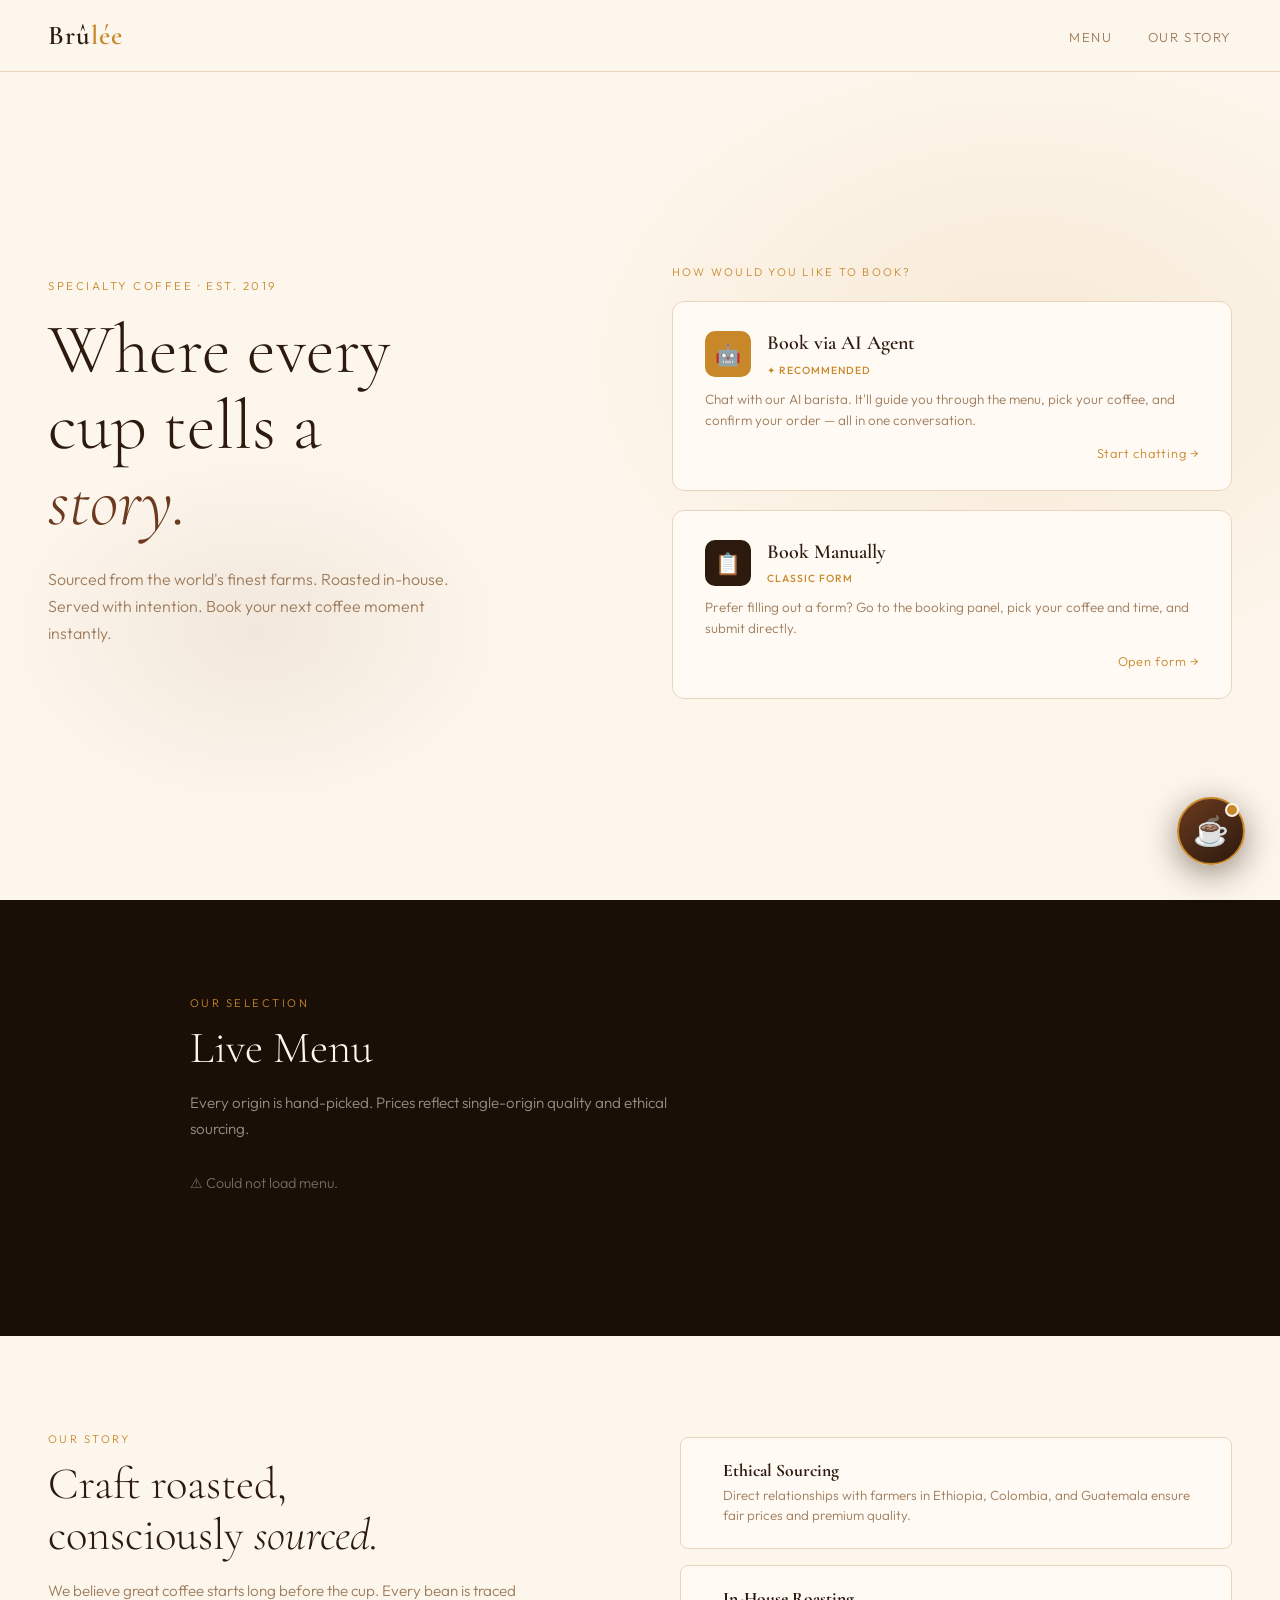
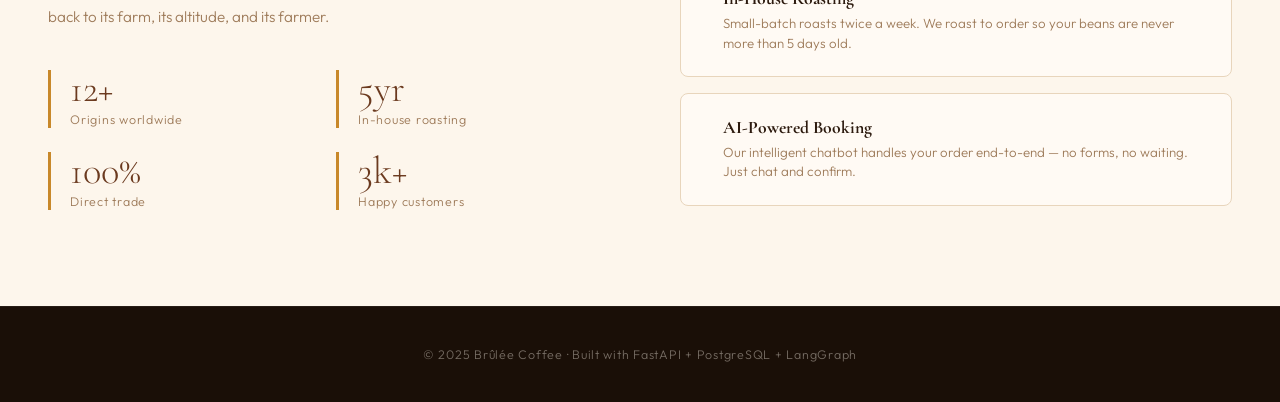
<file: frontend/index.html>
<!DOCTYPE html>
<html lang="en">
<head>
  <meta charset="UTF-8"/>
  <meta name="viewport" content="width=device-width, initial-scale=1.0"/>
  <title>Brûlée — Specialty Coffee</title>
  <link href="https://fonts.googleapis.com/css2?family=Cormorant+Garamond:ital,wght@0,300;0,400;0,600;1,300;1,400&family=Outfit:wght@300;400;500&display=swap" rel="stylesheet"/>
  
  <link rel="stylesheet" href="index.css">

</head>
<body>

<!-- ── NAV ── -->
<nav id="navbar">
  <a class="nav-logo" href="#">Brû<span>lée</span></a>
  <ul class="nav-links">
    <li><a href="#menu">Menu</a></li>
    <li><a href="#about">Our Story</a></li>
  </ul>
</nav>

<!-- ── HERO ── -->
<section class="hero" id="home">
  <div class="hero-text">
    <p class="hero-eyebrow">Specialty Coffee · Est. 2019</p>
    <h1 class="hero-title">Where every<br/>cup tells a<br/><em>story.</em></h1>
    <p class="hero-sub">Sourced from the world's finest farms. Roasted in-house. Served with intention. Book your next coffee moment instantly.</p>
  </div>

  <div class="hero-book">
    <p class="hero-book-label">How would you like to book?</p>
    <div class="book-card" onclick="openChat()">
      <div class="book-card-top">
        <div class="book-card-icon gold-bg">🤖</div>
        <div>
          <h3>Book via AI Agent</h3>
          <span class="book-card-tag">✦ Recommended</span>
        </div>
      </div>
      <p>Chat with our AI barista. It'll guide you through the menu, pick your coffee, and confirm your order — all in one conversation.</p>
      <div class="book-card-arrow">Start chatting →</div>
    </div>
    <a class="book-card" href="admin.html">
      <div class="book-card-top">
        <div class="book-card-icon">📋</div>
        <div>
          <h3>Book Manually</h3>
          <span class="book-card-tag">Classic form</span>
        </div>
      </div>
      <p>Prefer filling out a form? Go to the booking panel, pick your coffee and time, and submit directly.</p>
      <div class="book-card-arrow">Open form →</div>
    </a>
  </div>
</section>

<!-- ── MENU ── -->
<section id="menu">
  <div style="max-width:900px;margin:0 auto">
    <p class="section-label">Our Selection</p>
    <h2 class="section-title">Live Menu</h2>
    <p class="section-sub">Every origin is hand-picked. Prices reflect single-origin quality and ethical sourcing.</p>
    <div id="menu-loading" style="margin-top:2rem;color:rgba(253,246,236,.4);font-size:.9rem">Loading menu…</div>
    <div id="menu-empty" style="display:none;margin-top:2rem;color:rgba(253,246,236,.4)">No coffees on the menu yet.</div>
    <div class="menu-grid" id="menu-grid"></div>
  </div>
</section>

<!-- ── ABOUT ── -->
<section id="about">
  <div>
    <p class="section-label">Our Story</p>
    <h2 class="section-title">Craft roasted,<br/>consciously <em style="font-family:'Cormorant Garamond',serif;font-style:italic">sourced.</em></h2>
    <p class="section-sub">We believe great coffee starts long before the cup. Every bean is traced back to its farm, its altitude, and its farmer.</p>
    <div class="about-stats">
      <div class="stat-box"><strong>12+</strong><span>Origins worldwide</span></div>
      <div class="stat-box"><strong>5yr</strong><span>In-house roasting</span></div>
      <div class="stat-box"><strong>100%</strong><span>Direct trade</span></div>
      <div class="stat-box"><strong>3k+</strong><span>Happy customers</span></div>
    </div>
  </div>
  <div class="about-visual">
    <div class="about-card">
      <div class="about-card-icon"></div>
      <div>
        <h4>Ethical Sourcing</h4>
        <p>Direct relationships with farmers in Ethiopia, Colombia, and Guatemala ensure fair prices and premium quality.</p>
      </div>
    </div>
    <div class="about-card">
      <div class="about-card-icon"></div>
      <div>
        <h4>In-House Roasting</h4>
        <p>Small-batch roasts twice a week. We roast to order so your beans are never more than 5 days old.</p>
      </div>
    </div>
    <div class="about-card">
      <div class="about-card-icon"></div>
      <div>
        <h4>AI-Powered Booking</h4>
        <p>Our intelligent chatbot handles your order end-to-end — no forms, no waiting. Just chat and confirm.</p>
      </div>
    </div>
  </div>
</section>

<!-- ── FOOTER ── -->
<footer>
  <p>© 2025 Brûlée Coffee · Built with FastAPI + PostgreSQL + LangGraph</p>
</footer>

<!-- ── CHAT FAB ── -->
<button id="chat-fab" onclick="toggleChat()" aria-label="Open chat">
  ☕
  <span class="notif-dot"></span>
</button>

<!-- ── CHAT WINDOW ── -->
<div id="chat-window">
  <div class="chat-header">
    <div class="chat-avatar">☕</div>
    <div class="chat-header-info">
      <strong>Brûlée AI Barista</strong>
      <div class="chat-status">
        <div class="chat-status-dot"></div>
        <span>Online · Books in 60 sec</span>
      </div>
    </div>
    <button class="chat-close" onclick="toggleChat()" title="Close">✕</button>
  </div>

  <!-- Quick-reply chips -->
  <div class="chat-chips" id="chat-chips">
    <span class="chip" onclick="chipSend('See the menu')">📋 Menu</span>
    <span class="chip" onclick="chipSend('Book a coffee')">☕ Book now</span>
    <span class="chip" onclick="chipSend('What do you recommend?')">✨ Recommend</span>
    <span class="chip" onclick="chipSend('Hours & location')">📍 Location</span>
  </div>

  <div id="chat-messages">
    <div class="msg-date">Today</div>
  </div>

  <div class="chat-footer">
    <input id="chat-input" type="text" placeholder="Ask about our menu, book a coffee…" onkeydown="handleKey(event)"/>
    <button id="chat-send" onclick="sendMessage()" title="Send">➤</button>
  </div>
  <div class="chat-powered">Powered by Claude AI</div>
</div>

<script>
  const API = 'https://ai-coffee-booking-agent-website.onrender.com';
  const SESSION_ID = 'sess_' + Math.random().toString(36).slice(2, 10);
  let chatOpen = false;
  let chatStarted = false;

  window.addEventListener('scroll', () => {
    document.getElementById('navbar').classList.toggle('scrolled', window.scrollY > 20);
  });

  // ── Load live menu ──
  async function loadMenu() {
    try {
      const res = await fetch(`${API}/coffees`);
      if (!res.ok) throw new Error();
      const coffees = await res.json();
      document.getElementById('menu-loading').style.display = 'none';
      if (!coffees.length) {
        document.getElementById('menu-empty').style.display = 'block';
        return;
      }
      const icons = ['☕','🫘','🌿','🍫','🌺','🍯'];
      document.getElementById('menu-grid').innerHTML = coffees.map((c, i) => `
        <div class="menu-card">
          <div class="menu-card-icon">${icons[i % icons.length]}</div>
          <div class="menu-card-name">${esc(c.name)}</div>
          <div class="menu-card-origin">${esc(c.origin)}</div>
          <div class="menu-card-desc">${esc(c.description || 'A carefully sourced single-origin coffee.')}</div>
          <div class="menu-card-footer">
            <span class="menu-card-price">$${parseFloat(c.price).toFixed(2)}</span>
            <span class="roast-pill roast-${c.roast_level}">${c.roast_level}</span>
          </div>
        </div>
      `).join('');
    } catch {
      document.getElementById('menu-loading').textContent = '⚠ Could not load menu.';
    }
  }

  // ── Chat toggle ──
  function toggleChat() {
    chatOpen = !chatOpen;
    document.getElementById('chat-window').classList.toggle('open', chatOpen);
    document.querySelector('#chat-fab .notif-dot').style.display = chatOpen ? 'none' : 'block';
    if (chatOpen && !chatStarted) {
      chatStarted = true;
      setTimeout(() => botMessage("Hi there! 👋 I'm your AI barista at Brûlée.\n\nI can book a coffee pickup for you in under a minute.\n\nWhat's your name?"), 500);
    }
    if (chatOpen) setTimeout(() => document.getElementById('chat-input').focus(), 300);
  }

  function openChat() {
    if (!chatOpen) toggleChat();
    window.scrollTo({ top: 0, behavior: 'smooth' });
  }

  function chipSend(text) {
    document.getElementById('chat-input').value = text;
    sendMessage();
    // hide chips after first use
    document.getElementById('chat-chips').style.display = 'none';
  }

  // ── Messages ──
  function botMessage(text) {
    const el = document.createElement('div');
    el.className = 'msg msg-bot';
    el.textContent = text;
    appendMsg(el);
  }

  function userMessage(text) {
    const el = document.createElement('div');
    el.className = 'msg msg-user';
    el.textContent = text;
    appendMsg(el);
  }

  function appendMsg(el) {
    const container = document.getElementById('chat-messages');
    container.appendChild(el);
    container.scrollTop = container.scrollHeight;
  }

  function showTyping() {
    const el = document.createElement('div');
    el.className = 'msg-typing';
    el.id = 'typing-indicator';
    el.innerHTML = '<div class="typing-dots"><span></span><span></span><span></span></div>';
    appendMsg(el);
  }

  function removeTyping() {
    document.getElementById('typing-indicator')?.remove();
  }

  // ── Send ──
  async function sendMessage() {
    const input = document.getElementById('chat-input');
    const text = input.value.trim();
    if (!text) return;
    userMessage(text);
    input.value = '';
    showTyping();
    document.getElementById('chat-messages').scrollTop = 999999;
    try {
      const res = await fetch(`${API}/chat`, {
        method: 'POST',
        headers: { 'Content-Type': 'application/json' },
        body: JSON.stringify({ message: text, session_id: SESSION_ID })
      });
      removeTyping();
      if (!res.ok) throw new Error();
      const data = await res.json();
      botMessage(data.reply);
    } catch {
      removeTyping();
      botMessage('⚠ Could not reach the server. Make sure the backend is running.');
    }
  }

  function handleKey(e) {
    if (e.key === 'Enter' && !e.shiftKey) { e.preventDefault(); sendMessage(); }
  }

  function esc(str) {
    return String(str).replace(/&/g,'&amp;').replace(/</g,'&lt;').replace(/>/g,'&gt;').replace(/"/g,'&quot;');
  }

  loadMenu();
</script>
</body>
</html>
</file>
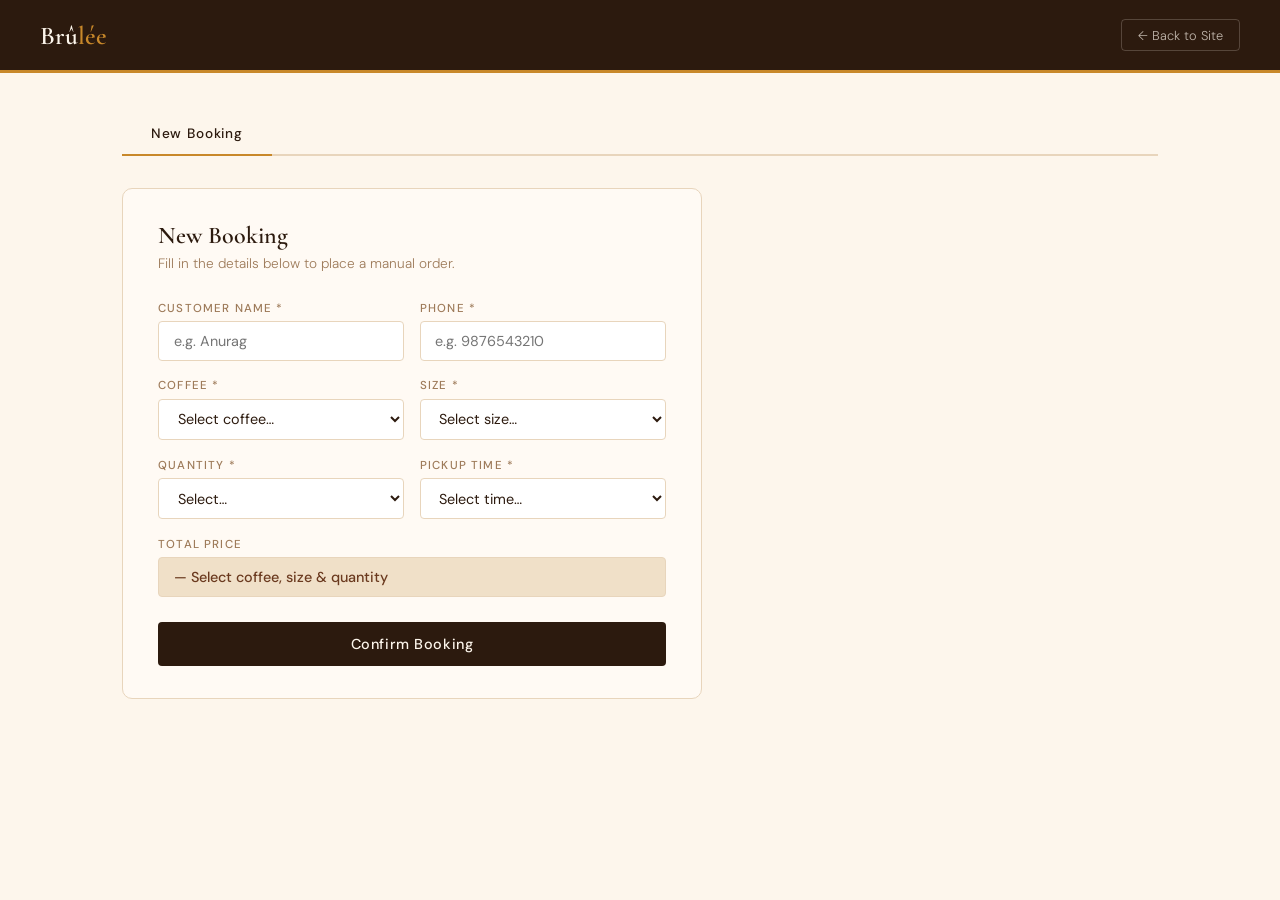
<file: frontend/admin.html>
<!DOCTYPE html>
<html lang="en">
<head>
  <meta charset="UTF-8"/>
  <meta name="viewport" content="width=device-width, initial-scale=1.0"/>
  <title>Brûlée — CoffeeLikeNever</title>
  <link href="https://fonts.googleapis.com/css2?family=Cormorant+Garamond:wght@400;600&family=DM+Sans:wght@300;400;500&display=swap" rel="stylesheet"/>
  
  <link rel="stylesheet" href="admin.css">
  
</head>
<body>

<!-- ── HEADER ── -->
<header>
  <a class="header-logo" href="index.html">Brû<span>lée</span></a>
    <a class="btn-back" href="index.html">← Back to Site</a>
  </div>
</header>

<!-- ── MAIN ── -->
<div class="container">

  <!-- Tabs -->
  <div class="tabs">
    <button class="tab active" onclick="switchTab('book')">New Booking</button>
  </div>

  <!-- ── TAB: New Booking ── -->
  <div class="tab-content active" id="tab-book">
    <div class="form-card">
      <h2>New Booking</h2>
      <p>Fill in the details below to place a manual order.</p>

      <div class="form-row">
        <div class="form-group">
          <label class="form-label">Customer Name *</label>
          <input class="form-control" id="f-name" type="text" placeholder="e.g. Anurag"/>
        </div>
        <div class="form-group">
          <label class="form-label">Phone *</label>
          <input class="form-control" id="f-phone" type="tel" placeholder="e.g. 9876543210"/>
        </div>
      </div>

      <div class="form-row">
        <div class="form-group">
          <label class="form-label">Coffee *</label>
          <select class="form-select" id="f-coffee" onchange="calcPrice()">
            <option value="">Select coffee…</option>
            <option>Espresso</option>
            <option>Cappuccino</option>
            <option>Latte</option>
            <option>Americano</option>
            <option>Mocha</option>
            <option>Cold Coffee</option>
          </select>
        </div>
        <div class="form-group">
          <label class="form-label">Size *</label>
          <select class="form-select" id="f-size" onchange="calcPrice()">
            <option value="">Select size…</option>
            <option>Small</option>
            <option>Regular</option>
            <option>Medium</option>
            <option>Large</option>
            <option>Extra Large</option>
          </select>
        </div>
      </div>

      <div class="form-row">
        <div class="form-group">
          <label class="form-label">Quantity *</label>
          <select class="form-select" id="f-qty" onchange="calcPrice()">
            <option value="">Select…</option>
            <option>1</option>
            <option>2</option>
            <option>3</option>
            <option>4</option>
            <option>5</option>
          </select>
        </div>
        <div class="form-group">
          <label class="form-label">Pickup Time *</label>
          <select class="form-select" id="f-time">
            <option value="">Select time…</option>
            <option>9:00 AM</option>
            <option>10:00 AM</option>
            <option>11:00 AM</option>
            <option>12:00 PM</option>
            <option>2:00 PM</option>
            <option>4:00 PM</option>
            <option>6:00 PM</option>
          </select>
        </div>
      </div>

      <div class="form-group">
        <label class="form-label">Total Price</label>
        <div class="price-display" id="price-display">— Select coffee, size & quantity</div>
      </div>

      <button class="btn-submit" onclick="submitBooking()">Confirm Booking</button>
    </div>
  </div>

  
<!-- Toast -->
<div id="toast"></div>

<script>
  const API = 'https://ai-coffee-booking-agent-website.onrender.com';

  const PRICES = {
    "Espresso":    {"Small":3.0,"Regular":3.5,"Medium":4.0,"Large":4.5,"Extra Large":5.0},
    "Cappuccino":  {"Small":3.5,"Regular":4.0,"Medium":4.5,"Large":5.0,"Extra Large":5.5},
    "Latte":       {"Small":4.0,"Regular":4.5,"Medium":5.0,"Large":5.5,"Extra Large":6.0},
    "Americano":   {"Small":3.0,"Regular":3.5,"Medium":4.0,"Large":4.5,"Extra Large":5.0},
    "Mocha":       {"Small":4.5,"Regular":5.0,"Medium":5.5,"Large":6.0,"Extra Large":6.5},
    "Cold Coffee": {"Small":4.0,"Regular":4.5,"Medium":5.0,"Large":5.5,"Extra Large":6.0},
  };

  // ── Tabs ──
  function switchTab(name) {
    document.querySelectorAll('.tab').forEach((t,i) => t.classList.toggle('active', ['book','bookings'][i] === name));
    document.querySelectorAll('.tab-content').forEach(c => c.classList.remove('active'));
    document.getElementById('tab-' + name).classList.add('active');
    if (name === 'bookings') loadBookings();
  }

  // ── Price calculator ──
  function calcPrice() {
    const coffee = document.getElementById('f-coffee').value;
    const size   = document.getElementById('f-size').value;
    const qty    = parseInt(document.getElementById('f-qty').value) || 0;
    if (coffee && size && qty) {
      const unit  = PRICES[coffee]?.[size] || 0;
      const total = (unit * qty).toFixed(2);
      document.getElementById('price-display').textContent = `$${total}`;
    } else {
      document.getElementById('price-display').textContent = '— Select coffee, size & quantity';
    }
  }

  // ── Submit booking ──
  async function submitBooking() {
    const name   = document.getElementById('f-name').value.trim();
    const phone  = document.getElementById('f-phone').value.trim();
    const coffee = document.getElementById('f-coffee').value;
    const size   = document.getElementById('f-size').value;
    const qty    = parseInt(document.getElementById('f-qty').value);
    const time   = document.getElementById('f-time').value;

    if (!name || !phone || !coffee || !size || !qty || !time) {
      showToast('Please fill in all fields.', true); return;
    }

    const unit  = PRICES[coffee]?.[size] || 0;
    const price = parseFloat((unit * qty).toFixed(2));

    try {
      const res = await fetch(`${API}/bookings`, {
        method: 'POST',
        headers: { 'Content-Type': 'application/json' },
        body: JSON.stringify({
          customer_name: name,
          phone, coffee_name: coffee,
          size, quantity: qty,
          price, pickup_time: time
        })
      });
      if (!res.ok) throw new Error();
      showToast('Booking confirmed! ☕');
      clearForm();
    } catch {
      showToast('Failed to create booking. Check backend.', true);
    }
  }

  function clearForm() {
    ['f-name','f-phone'].forEach(id => document.getElementById(id).value = '');
    ['f-coffee','f-size','f-qty','f-time'].forEach(id => document.getElementById(id).value = '');
    document.getElementById('price-display').textContent = '— Select coffee, size & quantity';
  }

  // ── Load bookings ──
  async function loadBookings() {
    document.getElementById('bookings-loading').style.display = 'block';
    document.getElementById('bookings-table').style.display = 'none';
    document.getElementById('bookings-empty').style.display = 'none';

    try {
      const res = await fetch(`${API}/bookings`);
      if (!res.ok) throw new Error();
      const data = await res.json();
      document.getElementById('bookings-loading').style.display = 'none';
      document.getElementById('booking-count').textContent = data.length;

      if (!data.length) {
        document.getElementById('bookings-empty').style.display = 'block'; return;
      }

      document.getElementById('bookings-table').style.display = 'table';
      document.getElementById('bookings-body').innerHTML = data.map((b, i) => `
        <tr id="row-${b.id}">
          <td style="color:var(--muted);font-size:.78rem;font-weight:600">#${i + 1}</td>
          <td>${esc(b.coffee_name)}</td>
          <td>${esc(b.size)}</td>
          <td>${b.quantity}</td>
          <td style="font-weight:500;color:var(--roast)">$${parseFloat(b.price).toFixed(2)}</td>
          <td>${esc(b.pickup_time)}</td>
          <td>
            <select class="status-select" onchange="updateStatus(${b.id}, this.value)">
              <option ${b.status==='pending'?'selected':''}>pending</option>
              <option ${b.status==='confirmed'?'selected':''}>confirmed</option>
              <option ${b.status==='completed'?'selected':''}>completed</option>
            </select>
          </td>
          <td>
            <button class="btn-delete" onclick="deleteBooking(${b.id})">Delete</button>
          </td>
        </tr>
      `).join('');
    } catch {
      document.getElementById('bookings-loading').textContent = '⚠ Could not connect to backend.';
    }
  }

  // ── Update status ──
  async function updateStatus(id, status) {
    try {
      const res = await fetch(`${API}/bookings/${id}/status`, {
        method: 'PATCH',
        headers: { 'Content-Type': 'application/json' },
        body: JSON.stringify({ status })
      });
      if (!res.ok) throw new Error();
      showToast(`Status updated to ${status}.`);
    } catch {
      showToast('Failed to update status.', true);
    }
  }

  // ── Delete ──
  async function deleteBooking(id) {
    if (!confirm('Delete this booking?')) return;
    try {
      const res = await fetch(`${API}/bookings/${id}`, { method: 'DELETE' });
      if (!res.ok) throw new Error();
      document.getElementById('row-' + id)?.remove();
      showToast('Booking deleted.');
      const count = document.querySelectorAll('#bookings-body tr').length;
      document.getElementById('booking-count').textContent = count;
      if (!count) {
        document.getElementById('bookings-table').style.display = 'none';
        document.getElementById('bookings-empty').style.display = 'block';
      }
    } catch {
      showToast('Failed to delete.', true);
    }
  }

  // ── Toast ──
  function showToast(msg, isError = false) {
    const el = document.getElementById('toast');
    el.textContent = msg;
    el.className = isError ? 'error' : '';
    el.classList.add('show');
    setTimeout(() => el.classList.remove('show'), 3000);
  }

  function esc(str) {
    return String(str).replace(/&/g,'&amp;').replace(/</g,'&lt;').replace(/>/g,'&gt;');
  }
</script>
</body>
</html>
</file>
<file: frontend/index.css>
:root {
      --cream:    #fdf6ec;
      --espresso: #2c1a0e;
      --roast:    #6b3a1f;
      --gold:     #c8882a;
      --milk:     #f0e0c8;
      --muted:    #9e7b5a;
      --card-bg:  #fffaf4;
      --border:   #e8d5bc;
      --dark-bg:  #1a0f07;
    }

    *, *::before, *::after { box-sizing: border-box; margin: 0; padding: 0; }
    html { scroll-behavior: smooth; }
    body {
      background: var(--cream);
      color: var(--espresso);
      font-family: 'Outfit', sans-serif;
      font-weight: 300;
      overflow-x: hidden;
    }

    /* ── NAV ── */
    nav {
      position: fixed;
      top: 0; left: 0; right: 0;
      z-index: 100;
      display: flex;
      align-items: center;
      justify-content: space-between;
      padding: 1.2rem 3rem;
      background: rgba(253,246,236,0.92);
      backdrop-filter: blur(12px);
      border-bottom: 1px solid var(--border);
      transition: box-shadow .3s;
    }
    nav.scrolled { box-shadow: 0 4px 24px rgba(44,26,14,.1); }
    .nav-logo {
      font-family: 'Cormorant Garamond', serif;
      font-size: 1.7rem;
      font-weight: 600;
      letter-spacing: .04em;
      color: var(--espresso);
      text-decoration: none;
    }
    .nav-logo span { color: var(--gold); }
    .nav-links {
      display: flex;
      gap: 2.2rem;
      list-style: none;
    }
    .nav-links a {
      font-size: .82rem;
      letter-spacing: .12em;
      text-transform: uppercase;
      color: var(--muted);
      text-decoration: none;
      transition: color .2s;
    }
    .nav-links a:hover { color: var(--espresso); }

    /* ── HERO ── */
    .hero {
      min-height: 100vh;
      display: grid;
      grid-template-columns: 1fr 1fr;
      align-items: center;
      padding: 8rem 3rem 4rem;
      gap: 4rem;
      position: relative;
      overflow: hidden;
    }
    .hero::before {
      content: '';
      position: absolute;
      inset: 0;
      background:
        radial-gradient(ellipse 60% 60% at 80% 40%, rgba(200,136,42,.12) 0%, transparent 60%),
        radial-gradient(ellipse 40% 40% at 20% 70%, rgba(107,58,31,.08) 0%, transparent 50%);
      pointer-events: none;
    }
    .hero-text { position: relative; z-index: 1; }
    .hero-eyebrow {
      font-size: .72rem;
      letter-spacing: .22em;
      text-transform: uppercase;
      color: var(--gold);
      margin-bottom: 1.2rem;
      opacity: 0;
      animation: fadeUp .8s .1s forwards;
    }
    .hero-title {
      font-family: 'Cormorant Garamond', serif;
      font-size: clamp(3rem, 5.5vw, 5.5rem);
      font-weight: 300;
      line-height: 1.08;
      color: var(--espresso);
      margin-bottom: 1.6rem;
      opacity: 0;
      animation: fadeUp .8s .25s forwards;
    }
    .hero-title em { font-style: italic; color: var(--roast); }
    .hero-sub {
      font-size: 1rem;
      color: var(--muted);
      line-height: 1.7;
      max-width: 420px;
      margin-bottom: 2.4rem;
      opacity: 0;
      animation: fadeUp .8s .4s forwards;
    }

    /* ── BOOKING CARDS ── */
    .hero-book {
      position: relative;
      z-index: 1;
      display: flex;
      flex-direction: column;
      gap: 1.2rem;
      opacity: 0;
      animation: fadeUp .8s .5s forwards;
    }
    .hero-book-label {
      font-size: .7rem;
      letter-spacing: .2em;
      text-transform: uppercase;
      color: var(--gold);
      margin-bottom: .2rem;
    }
    .book-card {
      background: var(--card-bg);
      border: 1.5px solid var(--border);
      border-radius: 12px;
      padding: 1.8rem 2rem;
      cursor: pointer;
      transition: border-color .2s, transform .2s, box-shadow .2s;
      text-decoration: none;
      color: inherit;
      display: block;
    }
    .book-card:hover {
      border-color: var(--gold);
      transform: translateY(-3px);
      box-shadow: 0 12px 36px rgba(44,26,14,.1);
    }
    .book-card-top {
      display: flex;
      align-items: center;
      gap: 1rem;
      margin-bottom: .7rem;
    }
    .book-card-icon {
      width: 46px; height: 46px;
      border-radius: 10px;
      background: var(--espresso);
      display: flex;
      align-items: center;
      justify-content: center;
      font-size: 1.3rem;
      flex-shrink: 0;
    }
    .book-card-icon.gold-bg { background: var(--gold); }
    .book-card h3 {
      font-family: 'Cormorant Garamond', serif;
      font-size: 1.25rem;
      font-weight: 600;
      color: var(--espresso);
      margin-bottom: .15rem;
    }
    .book-card-tag {
      font-size: .65rem;
      letter-spacing: .1em;
      text-transform: uppercase;
      color: var(--gold);
      font-weight: 500;
    }
    .book-card p {
      font-size: .84rem;
      color: var(--muted);
      line-height: 1.55;
    }
    .book-card-arrow {
      display: flex;
      justify-content: flex-end;
      margin-top: .9rem;
      font-size: .8rem;
      color: var(--gold);
      letter-spacing: .06em;
    }

    /* ── SECTION COMMONS ── */
    section { padding: 6rem 3rem; }
    .section-label {
      font-size: .7rem;
      letter-spacing: .22em;
      text-transform: uppercase;
      color: var(--gold);
      margin-bottom: .8rem;
    }
    .section-title {
      font-family: 'Cormorant Garamond', serif;
      font-size: clamp(2rem, 3.5vw, 3rem);
      font-weight: 300;
      line-height: 1.15;
      margin-bottom: 1rem;
    }
    .section-sub {
      color: var(--muted);
      font-size: .95rem;
      line-height: 1.7;
      max-width: 500px;
    }

    /* ── MENU ── */
    #menu { background: var(--dark-bg); color: var(--cream); }
    #menu .section-title { color: var(--cream); }
    #menu .section-sub { color: rgba(253,246,236,.55); }
    #menu .section-label { color: var(--gold); }
    .menu-grid {
      display: grid;
      grid-template-columns: repeat(auto-fill, minmax(240px, 1fr));
      gap: 1.5rem;
      margin-top: 3rem;
    }
    .menu-card {
      background: rgba(255,255,255,.04);
      border: 1px solid rgba(255,255,255,.08);
      border-radius: 8px;
      padding: 1.6rem;
      transition: background .2s, transform .2s, border-color .2s;
    }
    .menu-card:hover {
      background: rgba(200,136,42,.1);
      border-color: rgba(200,136,42,.3);
      transform: translateY(-3px);
    }
    .menu-card-icon { font-size: 1.8rem; margin-bottom: 1rem; }
    .menu-card-name {
      font-family: 'Cormorant Garamond', serif;
      font-size: 1.3rem;
      font-weight: 400;
      color: var(--cream);
      margin-bottom: .3rem;
    }
    .menu-card-origin {
      font-size: .75rem;
      letter-spacing: .1em;
      text-transform: uppercase;
      color: rgba(253,246,236,.4);
      margin-bottom: .7rem;
    }
    .menu-card-desc {
      font-size: .83rem;
      color: rgba(253,246,236,.55);
      line-height: 1.6;
      margin-bottom: 1.2rem;
    }
    .menu-card-footer {
      display: flex;
      align-items: center;
      justify-content: space-between;
    }
    .menu-card-price { font-size: 1.1rem; font-weight: 500; color: var(--gold); }
    .roast-pill {
      font-size: .68rem;
      letter-spacing: .07em;
      text-transform: capitalize;
      padding: .2rem .65rem;
      border-radius: 20px;
    }
    .roast-light    { background: rgba(253,220,170,.15); color: #f0c880; }
    .roast-medium   { background: rgba(200,136,42,.2);  color: #d4a050; }
    .roast-dark     { background: rgba(107,58,31,.4);   color: #c8a06a; }
    .roast-espresso { background: rgba(44,26,14,.6);    color: #a07850; }

    /* ── ABOUT ── */
    #about {
      display: grid;
      grid-template-columns: 1fr 1fr;
      gap: 5rem;
      align-items: center;
    }
    .about-stats {
      display: grid;
      grid-template-columns: 1fr 1fr;
      gap: 1.5rem;
      margin-top: 2.5rem;
    }
    .stat-box { border-left: 3px solid var(--gold); padding-left: 1.2rem; }
    .stat-box strong {
      display: block;
      font-family: 'Cormorant Garamond', serif;
      font-size: 2.4rem;
      font-weight: 300;
      color: var(--roast);
      line-height: 1;
    }
    .stat-box span { font-size: .78rem; color: var(--muted); letter-spacing: .06em; }
    .about-visual { display: flex; flex-direction: column; gap: 1rem; }
    .about-card {
      background: var(--card-bg);
      border: 1.5px solid var(--border);
      border-radius: 8px;
      padding: 1.4rem 1.6rem;
      display: flex;
      align-items: flex-start;
      gap: 1rem;
    }
    .about-card-icon { font-size: 1.5rem; flex-shrink: 0; }
    .about-card h4 { font-family: 'Cormorant Garamond', serif; font-size: 1.1rem; margin-bottom: .3rem; }
    .about-card p { font-size: .83rem; color: var(--muted); line-height: 1.5; }

    /* ── FOOTER ── */
    footer {
      background: var(--dark-bg);
      color: rgba(253,246,236,.4);
      text-align: center;
      padding: 2.5rem 3rem;
      font-size: .78rem;
      letter-spacing: .06em;
      border-top: 1px solid rgba(255,255,255,.06);
    }
    footer a { color: var(--gold); text-decoration: none; }

     /* CHAT BUTTOM WITH FULL FEATUREZ */

    /* FAB button */
    #chat-fab {
      position: fixed;
      bottom: 2.2rem;
      right: 2.2rem;
      z-index: 200;
      width: 68px;
      height: 68px;
      border-radius: 50%;
      background: linear-gradient(145deg, var(--roast), var(--espresso));
      border: 2.5px solid var(--gold);
      color: var(--cream);
      font-size: 1.8rem;
      cursor: pointer;
      box-shadow: 0 8px 32px rgba(44,26,14,.5), 0 0 0 0 rgba(200,136,42,.4);
      transition: transform .25s cubic-bezier(.34,1.3,.64,1), box-shadow .25s;
      display: flex;
      align-items: center;
      justify-content: center;
      animation: fabPulseRing 3s ease-in-out infinite;
    }
    #chat-fab:hover {
      transform: scale(1.1) rotate(-8deg);
      box-shadow: 0 16px 48px rgba(44,26,14,.6), 0 0 0 8px rgba(200,136,42,.15);
    }

    @keyframes fabPulseRing {
      0%, 100% { box-shadow: 0 8px 32px rgba(44,26,14,.5), 0 0 0 0 rgba(200,136,42,.4); }
      50%       { box-shadow: 0 8px 32px rgba(44,26,14,.5), 0 0 0 10px rgba(200,136,42,.0); }
    }

    #chat-fab .notif-dot {
      position: absolute;
      top: 4px;
      right: 4px;
      width: 14px;
      height: 14px;
      background: var(--gold);
      border-radius: 50%;
      border: 2.5px solid var(--cream);
      animation: dotPulse 2s ease-in-out infinite;
    }
    @keyframes dotPulse {
      0%, 100% { transform: scale(1); opacity: 1; }
      50%       { transform: scale(1.35); opacity: .7; }
    }

    /* Chat window */
    #chat-window {
      position: fixed;
      bottom: 6.5rem;
      right: 2.2rem;
      z-index: 199;
      width: 420px;
      height: 620px;
      background: var(--card-bg);
      border: 1.5px solid var(--border);
      border-radius: 20px;
      box-shadow:
        0 32px 80px rgba(44,26,14,.28),
        0 8px 24px rgba(44,26,14,.15),
        inset 0 1px 0 rgba(255,255,255,.8);
      display: flex;
      flex-direction: column;
      overflow: hidden;
      transform: scale(.88) translateY(20px);
      transform-origin: bottom right;
      opacity: 0;
      pointer-events: none;
      transition: transform .3s cubic-bezier(.34,1.3,.64,1), opacity .2s ease;
    }
    #chat-window.open {
      transform: scale(1) translateY(0);
      opacity: 1;
      pointer-events: all;
    }

    /* Header */
    .chat-header {
      background: linear-gradient(135deg, var(--espresso) 0%, #3d2310 100%);
      color: var(--cream);
      padding: 1.3rem 1.5rem;
      display: flex;
      align-items: center;
      gap: 1rem;
      flex-shrink: 0;
      position: relative;
      overflow: hidden;
    }
    .chat-header::before {
      content: '';
      position: absolute;
      top: -30px; right: -30px;
      width: 100px; height: 100px;
      border-radius: 50%;
      background: rgba(200,136,42,.15);
      pointer-events: none;
    }
    .chat-header::after {
      content: '';
      position: absolute;
      bottom: 0; left: 0; right: 0;
      height: 2px;
      background: linear-gradient(90deg, transparent, var(--gold), transparent);
    }

    .chat-avatar {
      width: 46px;
      height: 46px;
      border-radius: 50%;
      background: linear-gradient(135deg, var(--gold), #e8a040);
      display: flex;
      align-items: center;
      justify-content: center;
      font-size: 1.4rem;
      flex-shrink: 0;
      box-shadow: 0 4px 12px rgba(0,0,0,.3);
      border: 2px solid rgba(255,255,255,.15);
    }

    .chat-header-info { flex: 1; }
    .chat-header-info strong {
      display: block;
      font-size: 1rem;
      font-family: 'Cormorant Garamond', serif;
      font-weight: 600;
      letter-spacing: .03em;
      line-height: 1.2;
      color: var(--cream);
    }
    .chat-status {
      display: flex;
      align-items: center;
      gap: .4rem;
      margin-top: .25rem;
    }
    .chat-status-dot {
      width: 7px; height: 7px;
      border-radius: 50%;
      background: #5dda7e;
      box-shadow: 0 0 6px #5dda7e;
      animation: statusPulse 2s ease-in-out infinite;
    }
    @keyframes statusPulse {
      0%, 100% { opacity: 1; }
      50%       { opacity: .5; }
    }
    .chat-status span {
      font-size: .72rem;
      color: rgba(253,246,236,.6);
      letter-spacing: .06em;
    }

    .chat-close {
      background: rgba(255,255,255,.08);
      border: 1px solid rgba(255,255,255,.12);
      color: rgba(253,246,236,.7);
      font-size: 1rem;
      cursor: pointer;
      transition: all .15s;
      width: 32px;
      height: 32px;
      border-radius: 8px;
      display: flex;
      align-items: center;
      justify-content: center;
      flex-shrink: 0;
    }
    .chat-close:hover {
      background: rgba(255,255,255,.18);
      color: var(--cream);
    }

    /* Suggested quick-reply chips */
    .chat-chips {
      display: flex;
      flex-wrap: wrap;
      gap: .45rem;
      padding: .8rem 1rem .2rem;
      flex-shrink: 0;
      border-bottom: 1px solid var(--border);
      background: rgba(253,246,236,.5);
    }
    .chip {
      font-size: .72rem;
      padding: .3rem .75rem;
      border-radius: 20px;
      border: 1.5px solid var(--border);
      background: var(--card-bg);
      color: var(--muted);
      cursor: pointer;
      letter-spacing: .04em;
      transition: all .15s;
      white-space: nowrap;
    }
    .chip:hover {
      border-color: var(--gold);
      color: var(--roast);
      background: rgba(200,136,42,.08);
    }

    /* Messages area */
    #chat-messages {
      flex: 1;
      overflow-y: auto;
      padding: 1.2rem 1rem;
      display: flex;
      flex-direction: column;
      gap: .8rem;
      scroll-behavior: smooth;
    }
    #chat-messages::-webkit-scrollbar { width: 4px; }
    #chat-messages::-webkit-scrollbar-track { background: transparent; }
    #chat-messages::-webkit-scrollbar-thumb { background: var(--border); border-radius: 2px; }

    /* Date separator */
    .msg-date {
      text-align: center;
      font-size: .68rem;
      color: var(--muted);
      letter-spacing: .08em;
      text-transform: uppercase;
      margin: .3rem 0;
      opacity: .6;
    }

    /* Message bubbles */
    .msg {
      max-width: 80%;
      padding: .85rem 1.1rem;
      border-radius: 14px;
      font-size: .9rem;
      line-height: 1.6;
      white-space: pre-wrap;
      animation: msgIn .22s ease;
      position: relative;
    }
    @keyframes msgIn {
      from { opacity: 0; transform: translateY(8px) scale(.97); }
      to   { opacity: 1; transform: translateY(0) scale(1); }
    }

    .msg-bot {
      background: white;
      color: var(--espresso);
      align-self: flex-start;
      border-bottom-left-radius: 4px;
      border: 1px solid var(--border);
      box-shadow: 0 2px 8px rgba(44,26,14,.06);
    }
    .msg-user {
      background: linear-gradient(135deg, var(--roast), var(--espresso));
      color: var(--cream);
      align-self: flex-end;
      border-bottom-right-radius: 4px;
      box-shadow: 0 4px 14px rgba(44,26,14,.2);
    }

    /* Typing indicator */
    .msg-typing {
      background: white;
      border: 1px solid var(--border);
      align-self: flex-start;
      padding: .8rem 1.1rem;
      border-radius: 14px;
      border-bottom-left-radius: 4px;
      box-shadow: 0 2px 8px rgba(44,26,14,.06);
    }
    .typing-dots {
      display: flex;
      gap: 5px;
      align-items: center;
    }
    .typing-dots span {
      width: 7px; height: 7px;
      background: var(--muted);
      border-radius: 50%;
      animation: dot 1.3s infinite ease-in-out;
    }
    .typing-dots span:nth-child(2) { animation-delay: .18s; }
    .typing-dots span:nth-child(3) { animation-delay: .36s; }
    @keyframes dot {
      0%, 80%, 100% { transform: scale(.75); opacity: .35; }
      40%            { transform: scale(1.1); opacity: 1; }
    }

    /* Footer / input */
    .chat-footer {
      border-top: 1px solid var(--border);
      padding: .9rem 1rem;
      display: flex;
      gap: .6rem;
      flex-shrink: 0;
      background: white;
      align-items: center;
    }

    #chat-input {
      flex: 1;
      border: 1.5px solid var(--border);
      border-radius: 10px;
      padding: .7rem 1rem;
      font-family: 'Outfit', sans-serif;
      font-size: .9rem;
      color: var(--espresso);
      background: var(--cream);
      transition: border-color .2s, box-shadow .2s;
      resize: none;
      line-height: 1.4;
    }
    #chat-input:focus {
      outline: none;
      border-color: var(--gold);
      box-shadow: 0 0 0 3px rgba(200,136,42,.12);
    }
    #chat-input::placeholder { color: var(--muted); opacity: .7; }

    #chat-send {
      background: linear-gradient(135deg, var(--roast), var(--espresso));
      color: var(--cream);
      border: none;
      border-radius: 10px;
      width: 44px;
      height: 44px;
      font-size: 1.05rem;
      cursor: pointer;
      transition: transform .2s, box-shadow .2s;
      display: flex;
      align-items: center;
      justify-content: center;
      flex-shrink: 0;
      box-shadow: 0 4px 12px rgba(44,26,14,.25);
    }
    #chat-send:hover {
      transform: scale(1.07);
      box-shadow: 0 6px 18px rgba(44,26,14,.35);
    }
    #chat-send:active { transform: scale(.96); }

    /* Powered-by label */
    .chat-powered {
      text-align: center;
      font-size: .65rem;
      color: var(--muted);
      opacity: .5;
      padding: .35rem 0 .1rem;
      letter-spacing: .06em;
      flex-shrink: 0;
      background: white;
    }

    /* ── ANIMATIONS ── */
    @keyframes fadeUp {
      from { opacity: 0; transform: translateY(22px); }
      to   { opacity: 1; transform: translateY(0); }
    }

    /* ── RESPONSIVE ── */
    @media (max-width: 768px) {
      nav { padding: 1rem 1.5rem; }
      .nav-links { display: none; }
      .hero { grid-template-columns: 1fr; padding: 7rem 1.5rem 3rem; gap: 2.5rem; }
      section { padding: 4rem 1.5rem; }
      #about { grid-template-columns: 1fr; gap: 3rem; }
      #chat-window { width: calc(100vw - 2rem); right: 1rem; bottom: 5.5rem; height: 75vh; border-radius: 16px; }
      #chat-fab { right: 1rem; bottom: 1rem; }
    }
</file>
<file: frontend/admin.css>
:root {
      --cream:    #fdf6ec;
      --espresso: #2c1a0e;
      --roast:    #6b3a1f;
      --gold:     #c8882a;
      --milk:     #f0e0c8;
      --muted:    #9e7b5a;
      --card-bg:  #fffaf4;
      --border:   #e8d5bc;
      --dark-bg:  #1a0f07;
    }
    *, *::before, *::after { box-sizing: border-box; margin: 0; padding: 0; }
    body {
      background: var(--cream);
      color: var(--espresso);
      font-family: 'DM Sans', sans-serif;
      font-weight: 300;
      min-height: 100vh;
    }

    /* ── HEADER ── */
    header {
      background: var(--espresso);
      color: var(--cream);
      padding: 1.2rem 2.5rem;
      display: flex;
      align-items: center;
      justify-content: space-between;
      border-bottom: 3px solid var(--gold);
    }
    .header-logo {
      font-family: 'Cormorant Garamond', serif;
      font-size: 1.6rem;
      font-weight: 600;
      color: var(--cream);
      text-decoration: none;
    }
    .header-logo span { color: var(--gold); }
    .header-right { display: flex; align-items: center; gap: 1rem; }
    .header-right p { font-size: .78rem; color: rgba(253,246,236,.5); letter-spacing: .1em; text-transform: uppercase; }
    .btn-back {
      background: transparent;
      border: 1px solid rgba(253,246,236,.2);
      color: rgba(253,246,236,.7);
      padding: .4rem 1rem;
      border-radius: 4px;
      font-family: 'DM Sans', sans-serif;
      font-size: .8rem;
      cursor: pointer;
      text-decoration: none;
      transition: border-color .2s, color .2s;
    }
    .btn-back:hover { border-color: var(--gold); color: var(--cream); }

    /* ── LAYOUT ── */
    .container { max-width: 1100px; margin: 0 auto; padding: 2.5rem 2rem; }

    /* ── TABS ── */
    .tabs {
      display: flex;
      gap: 0;
      margin-bottom: 2rem;
      border-bottom: 2px solid var(--border);
    }
    .tab {
      padding: .75rem 1.8rem;
      font-family: 'DM Sans', sans-serif;
      font-size: .85rem;
      font-weight: 400;
      letter-spacing: .06em;
      cursor: pointer;
      border: none;
      background: none;
      color: var(--muted);
      border-bottom: 2px solid transparent;
      margin-bottom: -2px;
      transition: color .2s, border-color .2s;
    }
    .tab.active { color: var(--espresso); border-bottom-color: var(--gold); font-weight: 500; }
    .tab:hover { color: var(--espresso); }

    .tab-content { display: none; }
    .tab-content.active { display: block; }

    /* ── FORM ── */
    .form-card {
      background: var(--card-bg);
      border: 1.5px solid var(--border);
      border-radius: 10px;
      padding: 2rem 2.2rem;
      max-width: 580px;
    }
    .form-card h2 {
      font-family: 'Cormorant Garamond', serif;
      font-size: 1.5rem;
      font-weight: 600;
      margin-bottom: .3rem;
    }
    .form-card p { font-size: .85rem; color: var(--muted); margin-bottom: 1.8rem; }

    .form-row { display: grid; grid-template-columns: 1fr 1fr; gap: 1rem; }
    .form-group { margin-bottom: 1.1rem; }
    .form-label {
      display: block;
      font-size: .72rem;
      text-transform: uppercase;
      letter-spacing: .1em;
      color: var(--muted);
      font-weight: 500;
      margin-bottom: .35rem;
    }
    .form-control, .form-select {
      width: 100%;
      border: 1.5px solid var(--border);
      border-radius: 4px;
      padding: .6rem .9rem;
      font-family: 'DM Sans', sans-serif;
      font-size: .9rem;
      color: var(--espresso);
      background: #fff;
      transition: border-color .2s;
    }
    .form-control:focus, .form-select:focus { outline: none; border-color: var(--gold); }
    .price-display {
      background: var(--milk);
      border: 1.5px solid var(--border);
      border-radius: 4px;
      padding: .6rem .9rem;
      font-size: .9rem;
      font-weight: 500;
      color: var(--roast);
    }
    .btn-submit {
      width: 100%;
      background: var(--espresso);
      color: var(--cream);
      border: none;
      padding: .8rem;
      border-radius: 4px;
      font-family: 'DM Sans', sans-serif;
      font-size: .9rem;
      font-weight: 500;
      cursor: pointer;
      margin-top: .5rem;
      transition: background .2s;
      letter-spacing: .04em;
    }
    .btn-submit:hover { background: var(--roast); }

    /* ── TOAST ── */
    #toast {
      position: fixed;
      top: 1.2rem; right: 1.2rem;
      background: var(--espresso);
      color: var(--cream);
      padding: .7rem 1.3rem;
      border-left: 4px solid var(--gold);
      border-radius: 4px;
      font-size: .85rem;
      opacity: 0;
      transform: translateX(20px);
      transition: opacity .3s, transform .3s;
      z-index: 999;
    }
    #toast.show { opacity: 1; transform: translateX(0); }
    #toast.error { border-left-color: #8b2020; }

    /* ── BOOKINGS TABLE ── */
    .table-header {
      display: flex;
      align-items: center;
      justify-content: space-between;
      margin-bottom: 1.2rem;
    }
    .table-header h2 {
      font-family: 'Cormorant Garamond', serif;
      font-size: 1.5rem;
      font-weight: 600;
    }
    .badge-count {
      background: var(--gold);
      color: #fff;
      font-size: .72rem;
      font-weight: 500;
      padding: .2rem .65rem;
      border-radius: 20px;
      margin-left: .5rem;
    }
    .btn-refresh {
      background: transparent;
      border: 1.5px solid var(--border);
      color: var(--muted);
      padding: .45rem 1rem;
      border-radius: 4px;
      font-family: 'DM Sans', sans-serif;
      font-size: .8rem;
      cursor: pointer;
      transition: border-color .2s, color .2s;
    }
    .btn-refresh:hover { border-color: var(--gold); color: var(--espresso); }

    .table-wrap {
      background: var(--card-bg);
      border: 1.5px solid var(--border);
      border-radius: 10px;
      overflow: hidden;
    }
    table { width: 100%; border-collapse: collapse; }
    thead tr { background: var(--espresso); }
    thead th {
      color: var(--cream);
      font-family: 'DM Sans', sans-serif;
      font-size: .72rem;
      font-weight: 500;
      letter-spacing: .1em;
      text-transform: uppercase;
      padding: .9rem 1rem;
      text-align: left;
      white-space: nowrap;
    }
    tbody tr { border-bottom: 1px solid var(--border); transition: background .15s; }
    tbody tr:last-child { border-bottom: none; }
    tbody tr:hover { background: var(--milk); }
    tbody td { padding: .85rem 1rem; font-size: .86rem; vertical-align: middle; }

    .status-badge {
      display: inline-block;
      padding: .2rem .7rem;
      border-radius: 20px;
      font-size: .72rem;
      font-weight: 500;
      text-transform: capitalize;
    }
    .status-pending   { background: #fef3c7; color: #92400e; }
    .status-confirmed { background: #d1fae5; color: #065f46; }
    .status-completed { background: #e0e7ff; color: #3730a3; }

    .status-select {
      border: 1.5px solid var(--border);
      border-radius: 4px;
      padding: .25rem .5rem;
      font-family: 'DM Sans', sans-serif;
      font-size: .78rem;
      color: var(--espresso);
      background: #fff;
      cursor: pointer;
    }
    .status-select:focus { outline: none; border-color: var(--gold); }

    .btn-delete {
      background: #f5e0e0;
      color: #8b2020;
      border: none;
      border-radius: 4px;
      padding: .3rem .75rem;
      font-size: .78rem;
      font-family: 'DM Sans', sans-serif;
      cursor: pointer;
      transition: background .2s;
    }
    .btn-delete:hover { background: #e8c0c0; }

    #bookings-loading, #bookings-empty {
      text-align: center;
      padding: 3rem;
      color: var(--muted);
      font-size: .9rem;
    }
    #bookings-empty .icon { font-size: 2rem; margin-bottom: .5rem; }

    @media (max-width: 600px) {
      header { flex-direction: column; gap: .8rem; align-items: flex-start; }
      .form-row { grid-template-columns: 1fr; }
      .hide-mobile { display: none; }
    }
</file>
